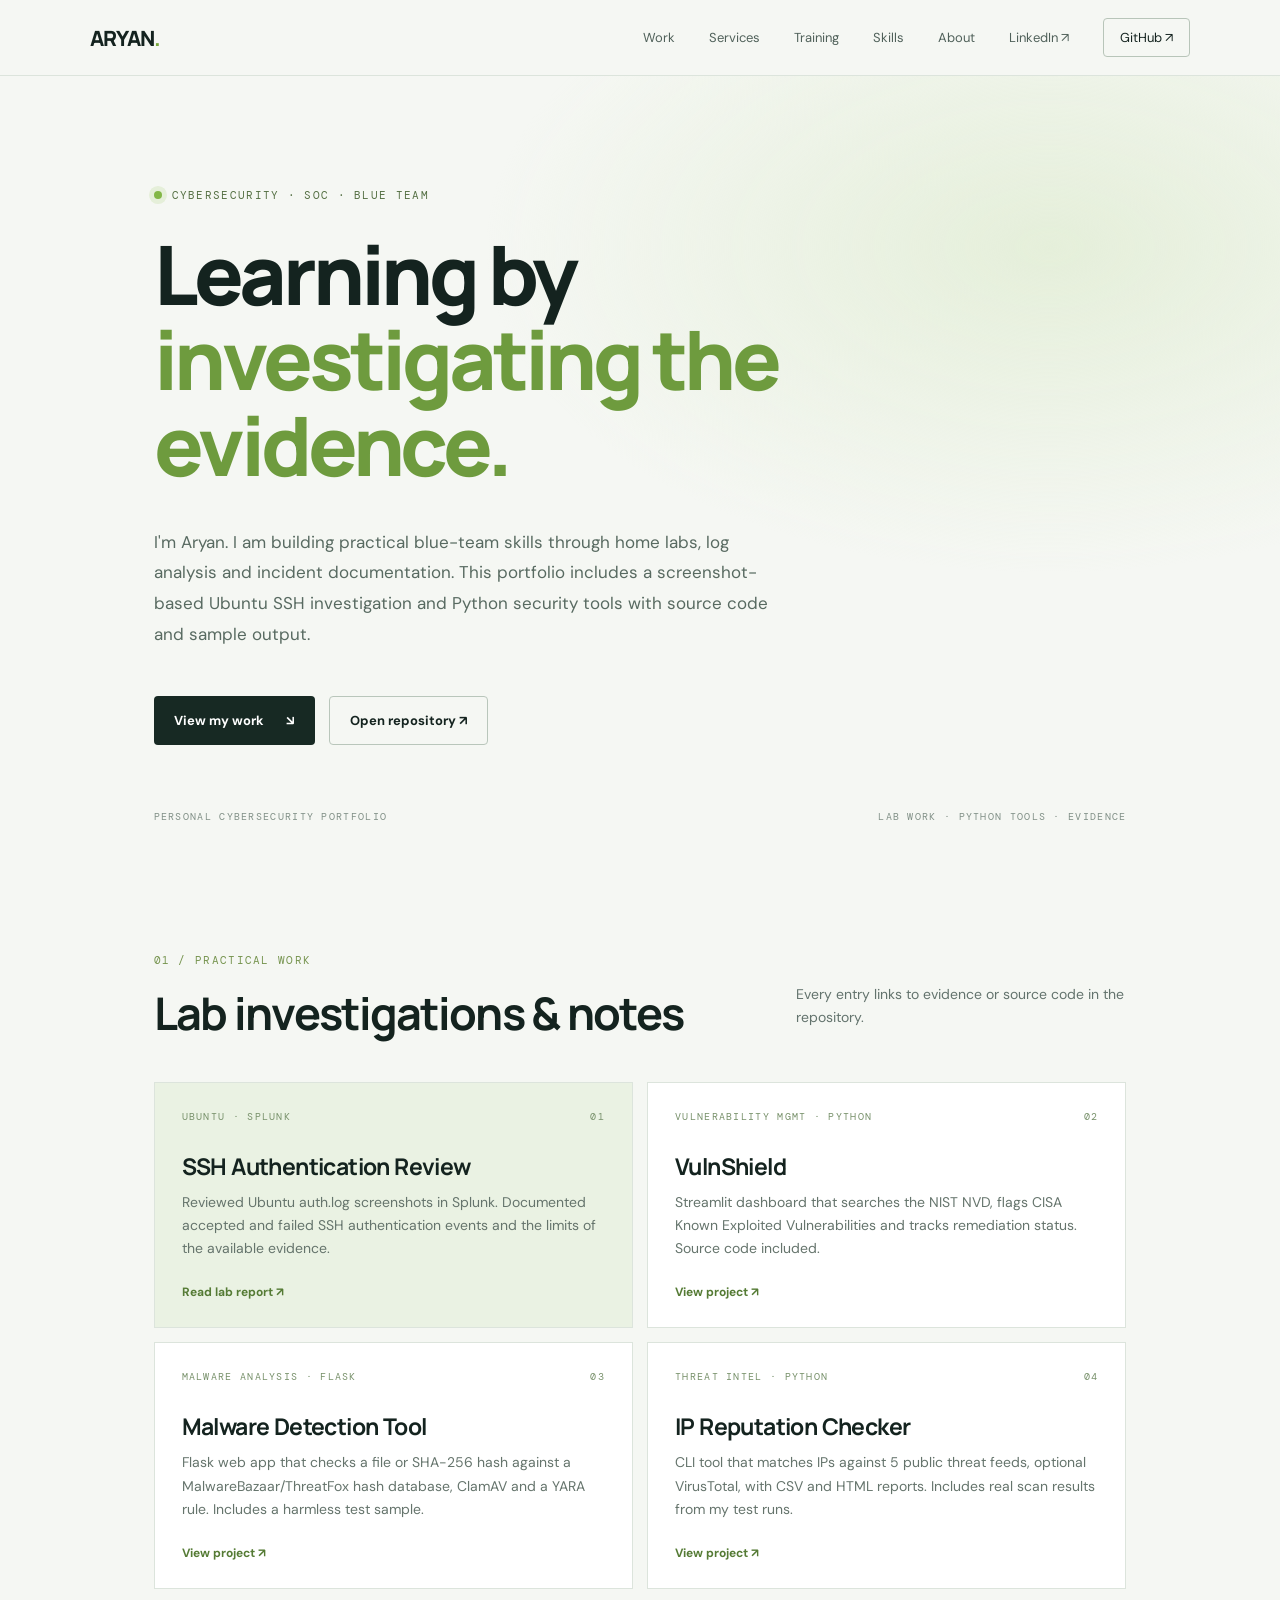
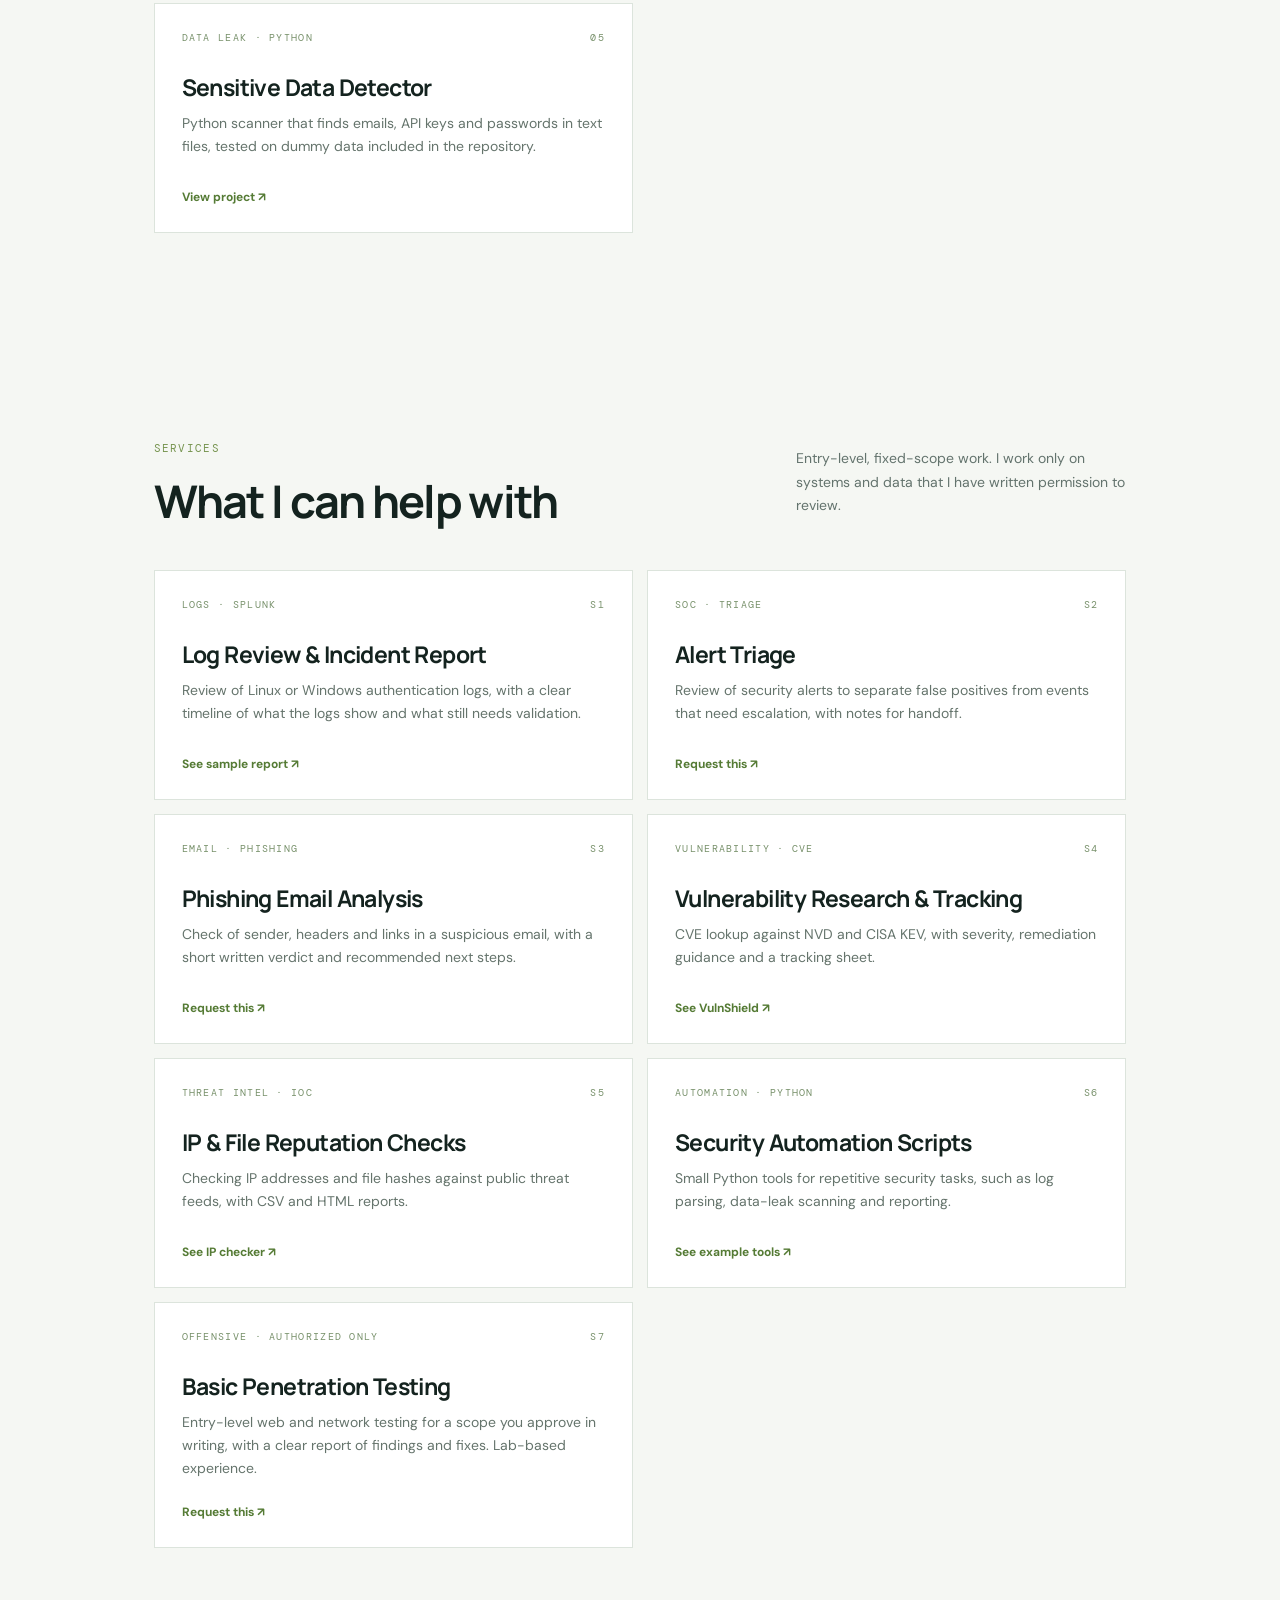
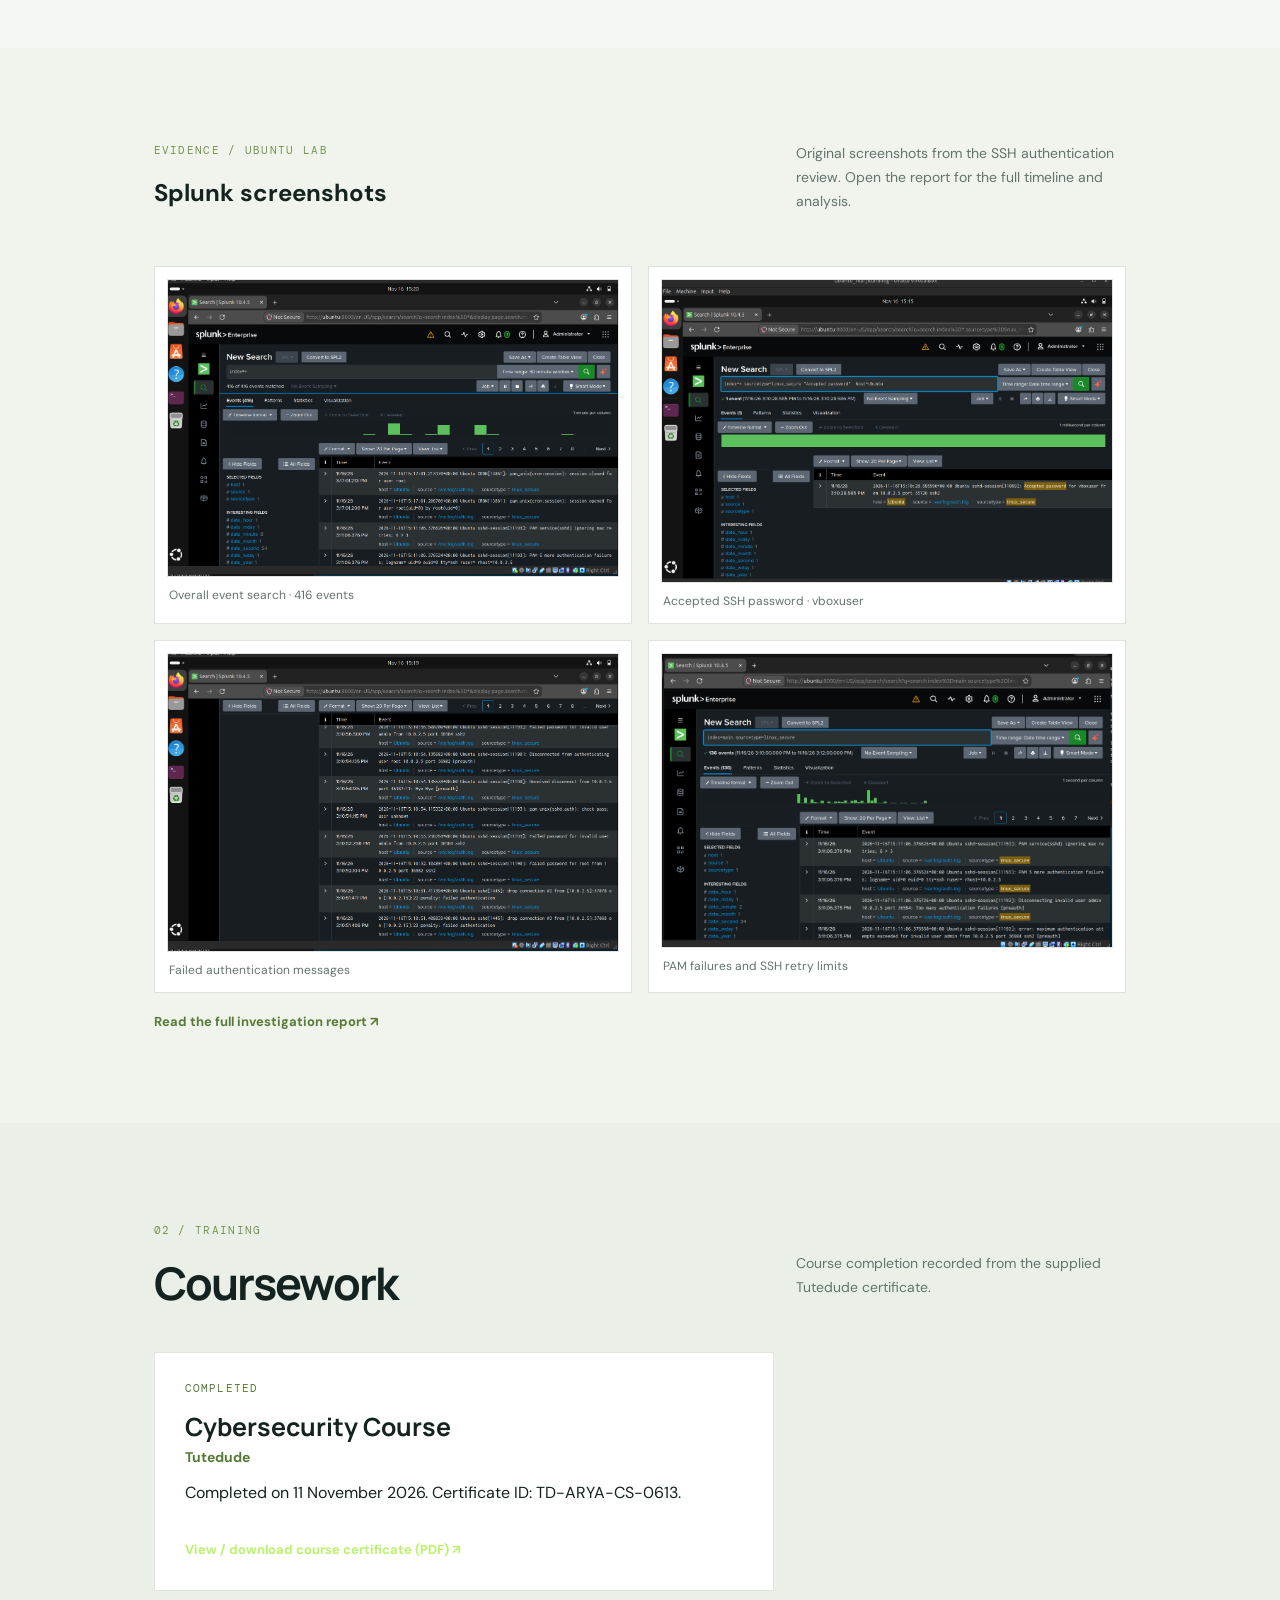
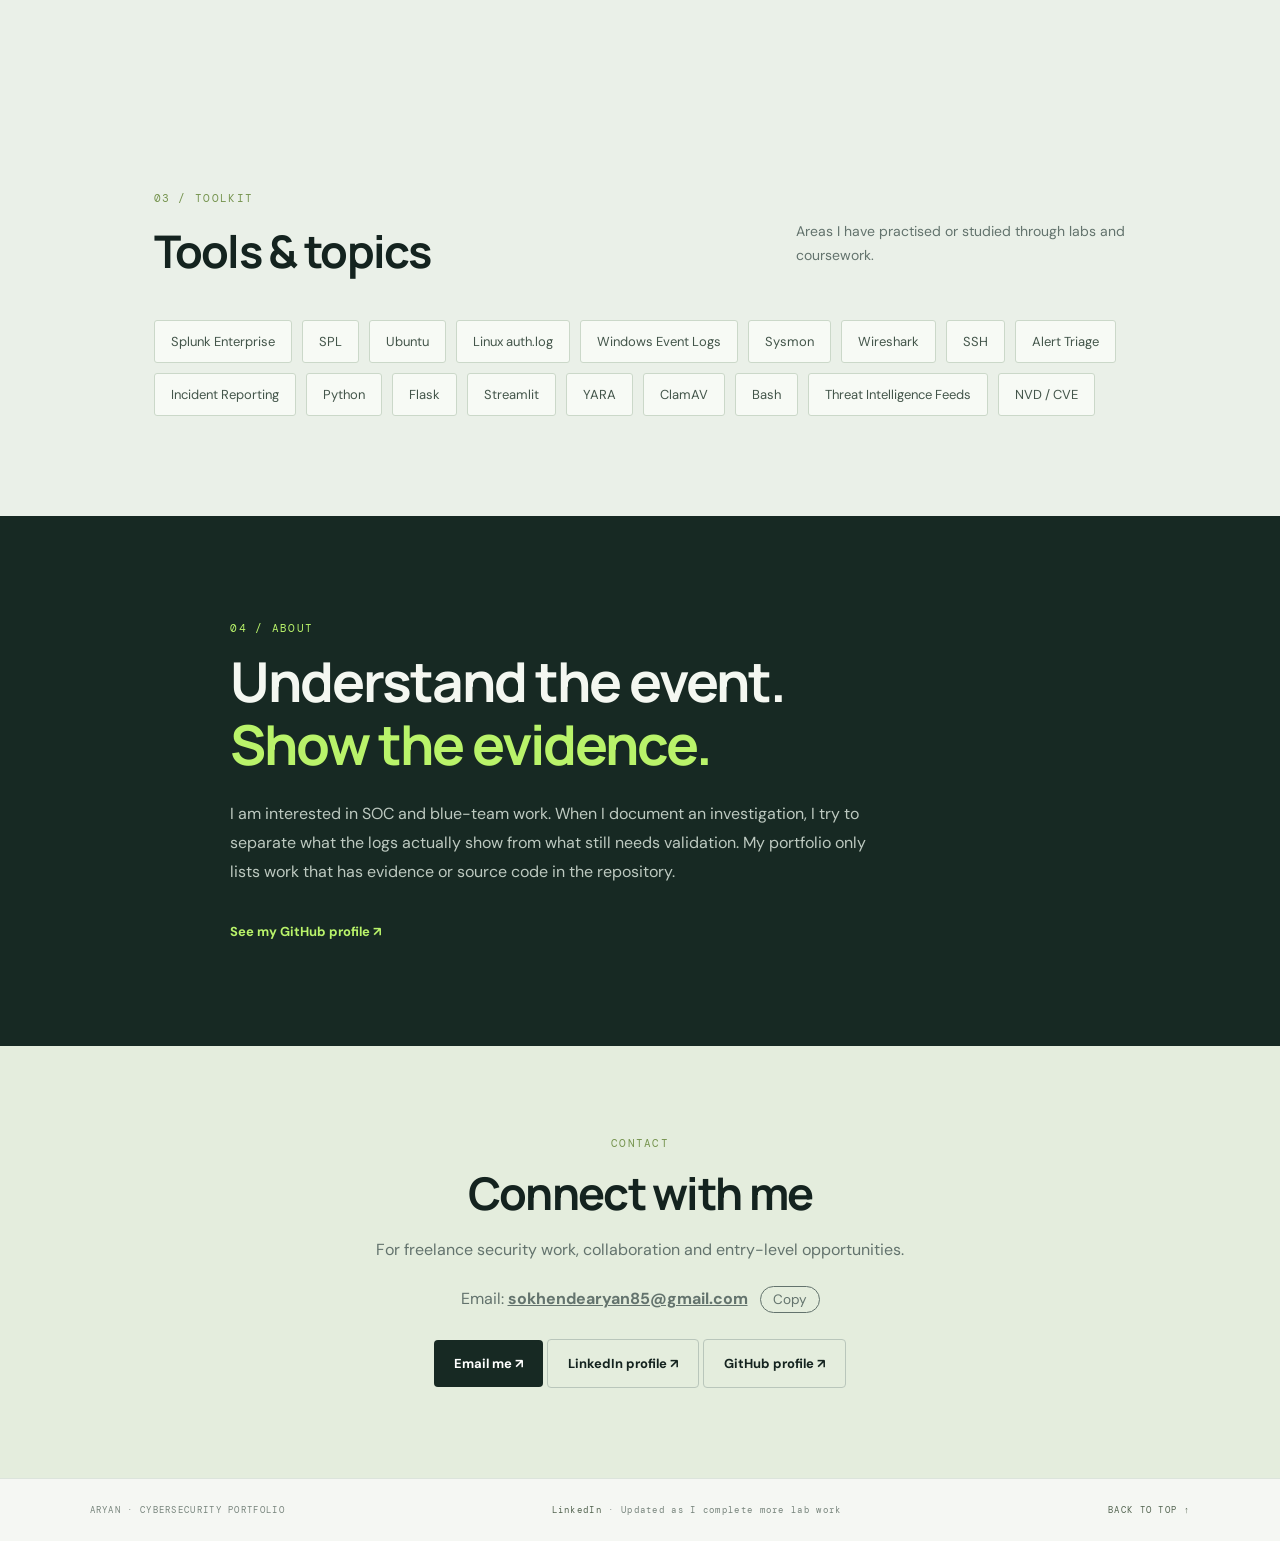
<file: index.html>
<!doctype html>
<html lang="en">
<head>
  <meta charset="utf-8">
  <meta name="viewport" content="width=device-width, initial-scale=1">
  <meta name="description" content="Aryan's cybersecurity portfolio: SOC lab investigations, Splunk, Ubuntu authentication logs and Python security tools.">
  <title>Aryan | Cybersecurity & SOC Portfolio</title>
  <link rel="stylesheet" href="styles.css">
  <style>
    .email-line{color:inherit}
    .email-line strong{color:inherit;font-weight:700;text-decoration:underline;word-break:break-all}
    .copy-email{margin-left:8px;padding:4px 12px;border-radius:999px;border:1px solid currentColor;background:transparent;color:inherit;font:inherit;font-size:.85em;cursor:pointer}
  </style>
</head>
<body>
  <header class="topbar">
    <a class="brand" href="#home">ARYAN<span>.</span></a>
    <nav aria-label="Main navigation">
      <a href="#work">Work</a>
      <a href="#services">Services</a>
      <a href="#training">Training</a>
      <a href="#skills">Skills</a>
      <a href="#about">About</a>
      <a href="https://www.linkedin.com/in/aryan-sokhende-980186368/" target="_blank" rel="noopener noreferrer">LinkedIn ↗</a>
      <a class="nav-cta" href="https://github.com/sokhendearyan85-crypto">GitHub ↗</a>
    </nav>
  </header>
  <main>
    <section class="hero" id="home">
      <div class="eyebrow"><span class="pulse"></span> CYBERSECURITY · SOC · BLUE TEAM</div>
      <h1>Learning by<br><em>investigating the evidence.</em></h1>
      <p class="intro">I'm Aryan. I am building practical blue-team skills through home labs, log analysis and incident documentation. This portfolio includes a screenshot-based Ubuntu SSH investigation and Python security tools with source code and sample output.</p>
      <div class="actions">
        <a class="button primary" href="#work">View my work <span>↘</span></a>
        <a class="button secondary" href="https://github.com/sokhendearyan85-crypto/SOC-Analyst-Portfolio">Open repository ↗</a>
      </div>
      <div class="hero-foot"><span>PERSONAL CYBERSECURITY PORTFOLIO</span><span>LAB WORK · PYTHON TOOLS · EVIDENCE</span></div>
    </section>

    <section class="section" id="work">
      <div class="section-head"><div><div class="kicker">01 / PRACTICAL WORK</div><h2>Lab investigations & notes</h2></div><p>Every entry links to evidence or source code in the repository.</p></div>
      <div class="project-grid">
        <a class="project featured" href="https://github.com/sokhendearyan85-crypto/SOC-Analyst-Portfolio/blob/main/incident-reports/ubuntu-ssh-authentication-review.md">
          <div class="project-meta"><span>UBUNTU · SPLUNK</span><span>01</span></div>
          <h3>SSH Authentication Review</h3>
          <p>Reviewed Ubuntu auth.log screenshots in Splunk. Documented accepted and failed SSH authentication events and the limits of the available evidence.</p>
          <span class="project-link">Read lab report ↗</span>
        </a>
        <a class="project" href="https://github.com/sokhendearyan85-crypto/SOC-Analyst-Portfolio/tree/main/vulnshield">
          <div class="project-meta"><span>VULNERABILITY MGMT · PYTHON</span><span>02</span></div>
          <h3>VulnShield</h3>
          <p>Streamlit dashboard that searches the NIST NVD, flags CISA Known Exploited Vulnerabilities and tracks remediation status. Source code included.</p>
          <span class="project-link">View project ↗</span>
        </a>
        <a class="project" href="https://github.com/sokhendearyan85-crypto/SOC-Analyst-Portfolio/tree/main/malware-detection-tool">
          <div class="project-meta"><span>MALWARE ANALYSIS · FLASK</span><span>03</span></div>
          <h3>Malware Detection Tool</h3>
          <p>Flask web app that checks a file or SHA-256 hash against a MalwareBazaar/ThreatFox hash database, ClamAV and a YARA rule. Includes a harmless test sample.</p>
          <span class="project-link">View project ↗</span>
        </a>
        <a class="project" href="https://github.com/sokhendearyan85-crypto/SOC-Analyst-Portfolio/tree/main/ip-reputation-checker">
          <div class="project-meta"><span>THREAT INTEL · PYTHON</span><span>04</span></div>
          <h3>IP Reputation Checker</h3>
          <p>CLI tool that matches IPs against 5 public threat feeds, optional VirusTotal, with CSV and HTML reports. Includes real scan results from my test runs.</p>
          <span class="project-link">View project ↗</span>
        </a>
        <a class="project" href="https://github.com/sokhendearyan85-crypto/SOC-Analyst-Portfolio/tree/main/sensitive-data-detector">
          <div class="project-meta"><span>DATA LEAK · PYTHON</span><span>05</span></div>
          <h3>Sensitive Data Detector</h3>
          <p>Python scanner that finds emails, API keys and passwords in text files, tested on dummy data included in the repository.</p>
          <span class="project-link">View project ↗</span>
        </a>
      </div>
    </section>


    <section class="section" id="services">
      <div class="section-head"><div><div class="kicker">SERVICES</div><h2>What I can help with</h2></div><p>Entry-level, fixed-scope work. I work only on systems and data that I have written permission to review.</p></div>
      <div class="project-grid">
        <a class="project" href="https://github.com/sokhendearyan85-crypto/SOC-Analyst-Portfolio/blob/main/incident-reports/ubuntu-ssh-authentication-review.md">
          <div class="project-meta"><span>LOGS · SPLUNK</span><span>S1</span></div>
          <h3>Log Review & Incident Report</h3>
          <p>Review of Linux or Windows authentication logs, with a clear timeline of what the logs show and what still needs validation.</p>
          <span class="project-link">See sample report ↗</span>
        </a>
        <a class="project" href="https://mail.google.com/mail/?view=cm&fs=1&to=sokhendearyan85@gmail.com&su=Alert%20triage%20request" target="_blank" rel="noopener noreferrer">
          <div class="project-meta"><span>SOC · TRIAGE</span><span>S2</span></div>
          <h3>Alert Triage</h3>
          <p>Review of security alerts to separate false positives from events that need escalation, with notes for handoff.</p>
          <span class="project-link">Request this ↗</span>
        </a>
        <a class="project" href="https://mail.google.com/mail/?view=cm&fs=1&to=sokhendearyan85@gmail.com&su=Phishing%20email%20analysis%20request" target="_blank" rel="noopener noreferrer">
          <div class="project-meta"><span>EMAIL · PHISHING</span><span>S3</span></div>
          <h3>Phishing Email Analysis</h3>
          <p>Check of sender, headers and links in a suspicious email, with a short written verdict and recommended next steps.</p>
          <span class="project-link">Request this ↗</span>
        </a>
        <a class="project" href="https://github.com/sokhendearyan85-crypto/SOC-Analyst-Portfolio/tree/main/vulnshield">
          <div class="project-meta"><span>VULNERABILITY · CVE</span><span>S4</span></div>
          <h3>Vulnerability Research & Tracking</h3>
          <p>CVE lookup against NVD and CISA KEV, with severity, remediation guidance and a tracking sheet.</p>
          <span class="project-link">See VulnShield ↗</span>
        </a>
        <a class="project" href="https://github.com/sokhendearyan85-crypto/SOC-Analyst-Portfolio/tree/main/ip-reputation-checker">
          <div class="project-meta"><span>THREAT INTEL · IOC</span><span>S5</span></div>
          <h3>IP & File Reputation Checks</h3>
          <p>Checking IP addresses and file hashes against public threat feeds, with CSV and HTML reports.</p>
          <span class="project-link">See IP checker ↗</span>
        </a>
        <a class="project" href="https://github.com/sokhendearyan85-crypto/SOC-Analyst-Portfolio/tree/main/malware-detection-tool">
          <div class="project-meta"><span>AUTOMATION · PYTHON</span><span>S6</span></div>
          <h3>Security Automation Scripts</h3>
          <p>Small Python tools for repetitive security tasks, such as log parsing, data-leak scanning and reporting.</p>
          <span class="project-link">See example tools ↗</span>
        </a>
        <a class="project" href="https://mail.google.com/mail/?view=cm&fs=1&to=sokhendearyan85@gmail.com&su=Penetration%20testing%20request" target="_blank" rel="noopener noreferrer">
          <div class="project-meta"><span>OFFENSIVE · AUTHORIZED ONLY</span><span>S7</span></div>
          <h3>Basic Penetration Testing</h3>
          <p>Entry-level web and network testing for a scope you approve in writing, with a clear report of findings and fixes. Lab-based experience.</p>
          <span class="project-link">Request this ↗</span>
        </a>
      </div>
    </section>

    <section class="evidence-section">
      <div class="section-head"><div><div class="kicker">EVIDENCE / UBUNTU LAB</div><h2>Splunk screenshots</h2></div><p>Original screenshots from the SSH authentication review. Open the report for the full timeline and analysis.</p></div>
      <div class="evidence-grid">
        <figure><img src="incident-reports/Accepted%281%29.png" alt="Splunk search showing 416 matching Ubuntu authentication events"><figcaption>Overall event search · 416 events</figcaption></figure>
        <figure><img src="incident-reports/Accepted_Pass.png" alt="Splunk result showing accepted SSH password for vboxuser"><figcaption>Accepted SSH password · vboxuser</figcaption></figure>
        <figure><img src="incident-reports/Rejected%281%29.png" alt="Splunk events showing failed SSH authentication attempts"><figcaption>Failed authentication messages</figcaption></figure>
        <figure><img src="incident-reports/Rejected_Pass.png" alt="Splunk results showing PAM failures and SSH retry-limit messages"><figcaption>PAM failures and SSH retry limits</figcaption></figure>
      </div>
      <p class="evidence-note"><a href="https://github.com/sokhendearyan85-crypto/SOC-Analyst-Portfolio/blob/main/incident-reports/ubuntu-ssh-authentication-review.md">Read the full investigation report ↗</a></p>
    </section>

    <section class="skills-section" id="training">
      <div class="section-head"><div><div class="kicker">02 / TRAINING</div><h2>Coursework</h2></div><p>Course completion recorded from the supplied Tutedude certificate.</p></div>
      <div class="training-card">
        <div class="training-label">COMPLETED</div>
        <h3>Cybersecurity Course</h3>
        <p class="training-provider">Tutedude</p>
        <p>Completed on 11 November 2026. Certificate ID: TD-ARYA-CS-0613.</p>
        <p><a class="text-link" href="training/certificate_TD-ARYA-CS-0613.pdf">View / download course certificate (PDF) ↗</a></p>
      </div>
    </section>

    <section class="skills-section" id="skills">
      <div class="section-head"><div><div class="kicker">03 / TOOLKIT</div><h2>Tools & topics</h2></div><p>Areas I have practised or studied through labs and coursework.</p></div>
      <div class="skill-list"><span>Splunk Enterprise</span><span>SPL</span><span>Ubuntu</span><span>Linux auth.log</span><span>Windows Event Logs</span><span>Sysmon</span><span>Wireshark</span><span>SSH</span><span>Alert Triage</span><span>Incident Reporting</span><span>Python</span><span>Flask</span><span>Streamlit</span><span>YARA</span><span>ClamAV</span><span>Bash</span><span>Threat Intelligence Feeds</span><span>NVD / CVE</span></div>
    </section>

    <section class="about" id="about">
      <div class="kicker">04 / ABOUT</div>
      <h2>Understand the event.<br><em>Show the evidence.</em></h2>
      <p>I am interested in SOC and blue-team work. When I document an investigation, I try to separate what the logs actually show from what still needs validation. My portfolio only lists work that has evidence or source code in the repository.</p>
      <a class="text-link" href="https://github.com/sokhendearyan85-crypto">See my GitHub profile ↗</a>
    </section>
    <section class="contact">
      <div class="kicker">CONTACT</div>
      <h2>Connect with me</h2>
      <p>For freelance security work, collaboration and entry-level opportunities.</p>
      <p class="email-line">Email: <strong id="email-text">sokhendearyan85@gmail.com</strong> <button type="button" class="copy-email" id="copy-email">Copy</button></p>
      <a class="button primary" href="https://mail.google.com/mail/?view=cm&fs=1&to=sokhendearyan85@gmail.com" target="_blank" rel="noopener noreferrer">Email me ↗</a>
      <a class="button secondary" href="https://www.linkedin.com/in/aryan-sokhende-980186368/" target="_blank" rel="noopener noreferrer">LinkedIn profile ↗</a>
      <a class="button secondary" href="https://github.com/sokhendearyan85-crypto">GitHub profile ↗</a>
    </section>
  </main>
  <footer><span>ARYAN · CYBERSECURITY PORTFOLIO</span><span><a href="https://www.linkedin.com/in/aryan-sokhende-980186368/" target="_blank" rel="noopener noreferrer">LinkedIn</a> · Updated as I complete more lab work</span><a href="#home">BACK TO TOP ↑</a></footer>
  <script>
    (function(){var b=document.getElementById('copy-email');if(!b)return;
      b.addEventListener('click',function(){
        var t=document.getElementById('email-text').textContent.trim();
        function done(){b.textContent='Copied ✓';setTimeout(function(){b.textContent='Copy';},2000);}
        try{navigator.clipboard.writeText(t).then(done,function(){window.prompt('Copy this email:',t);});}
        catch(e){window.prompt('Copy this email:',t);}
      });})();
  </script>
</body>
</html>
</file>
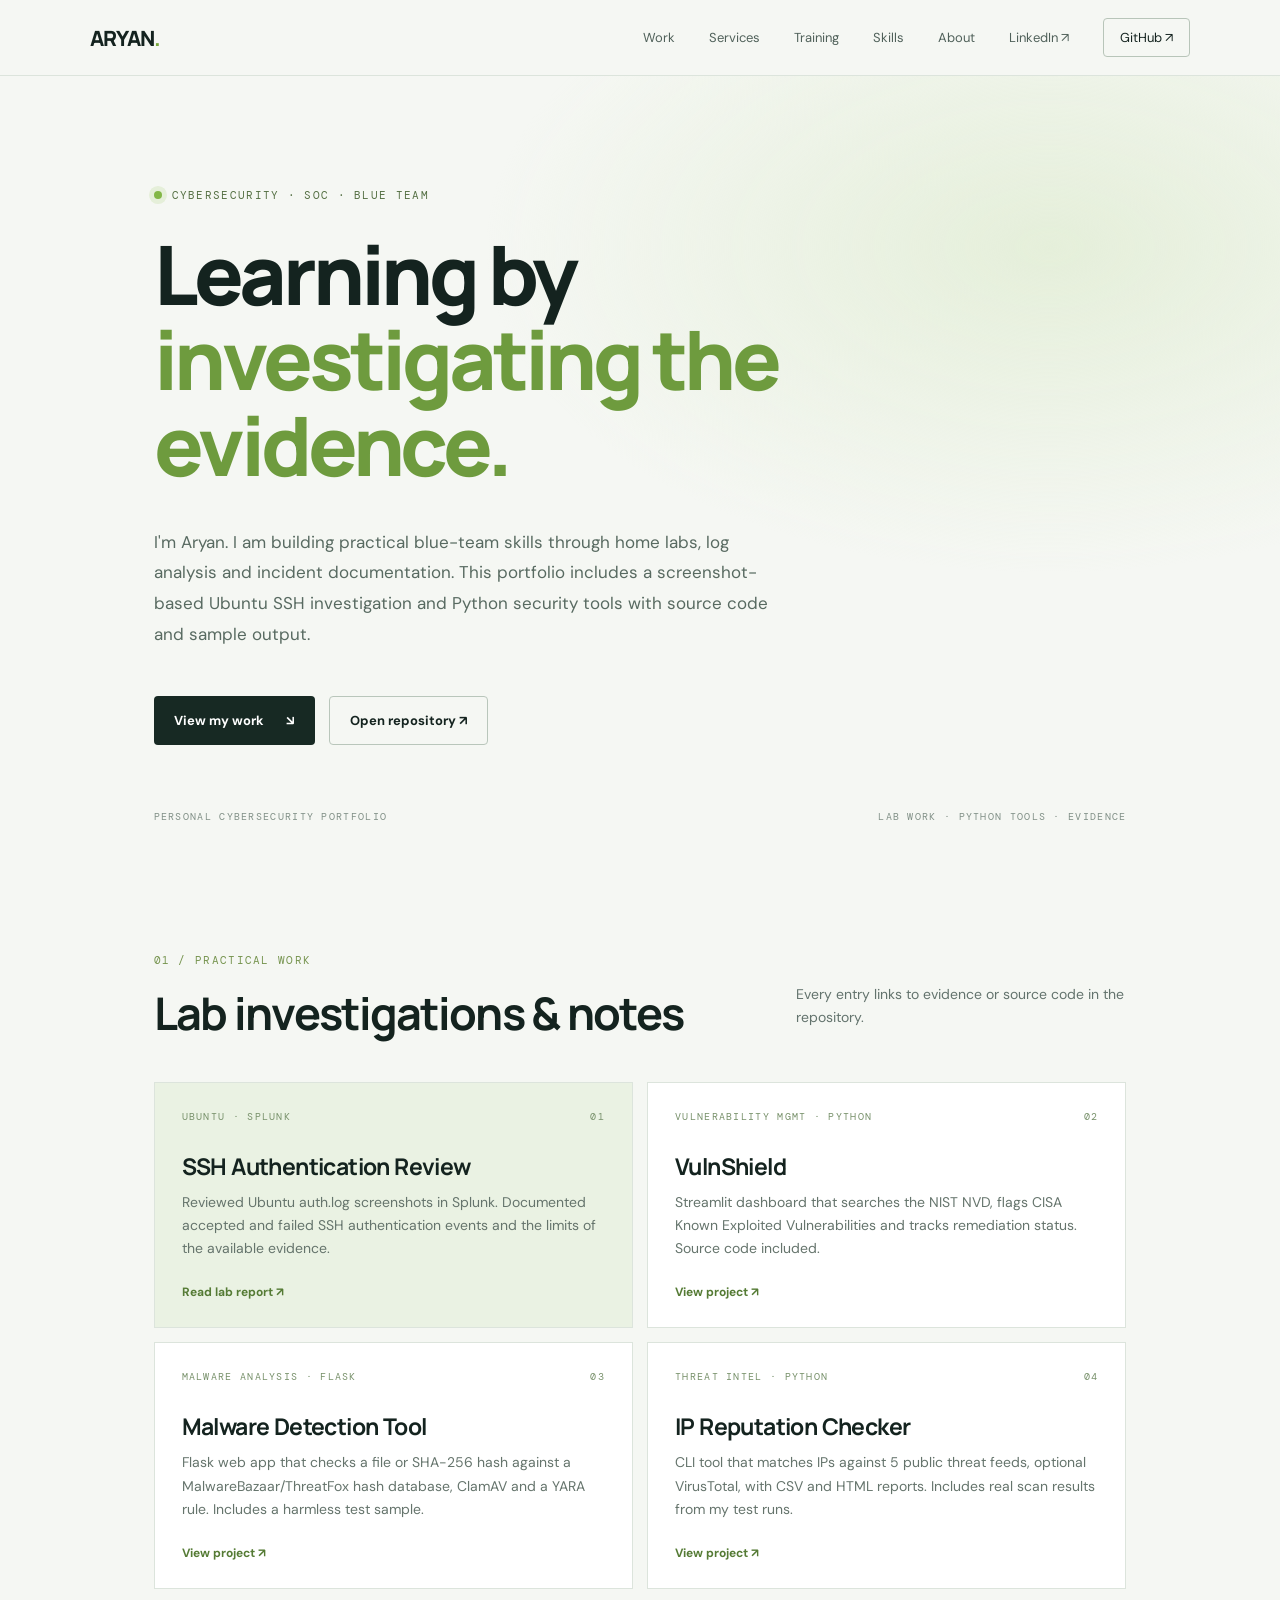
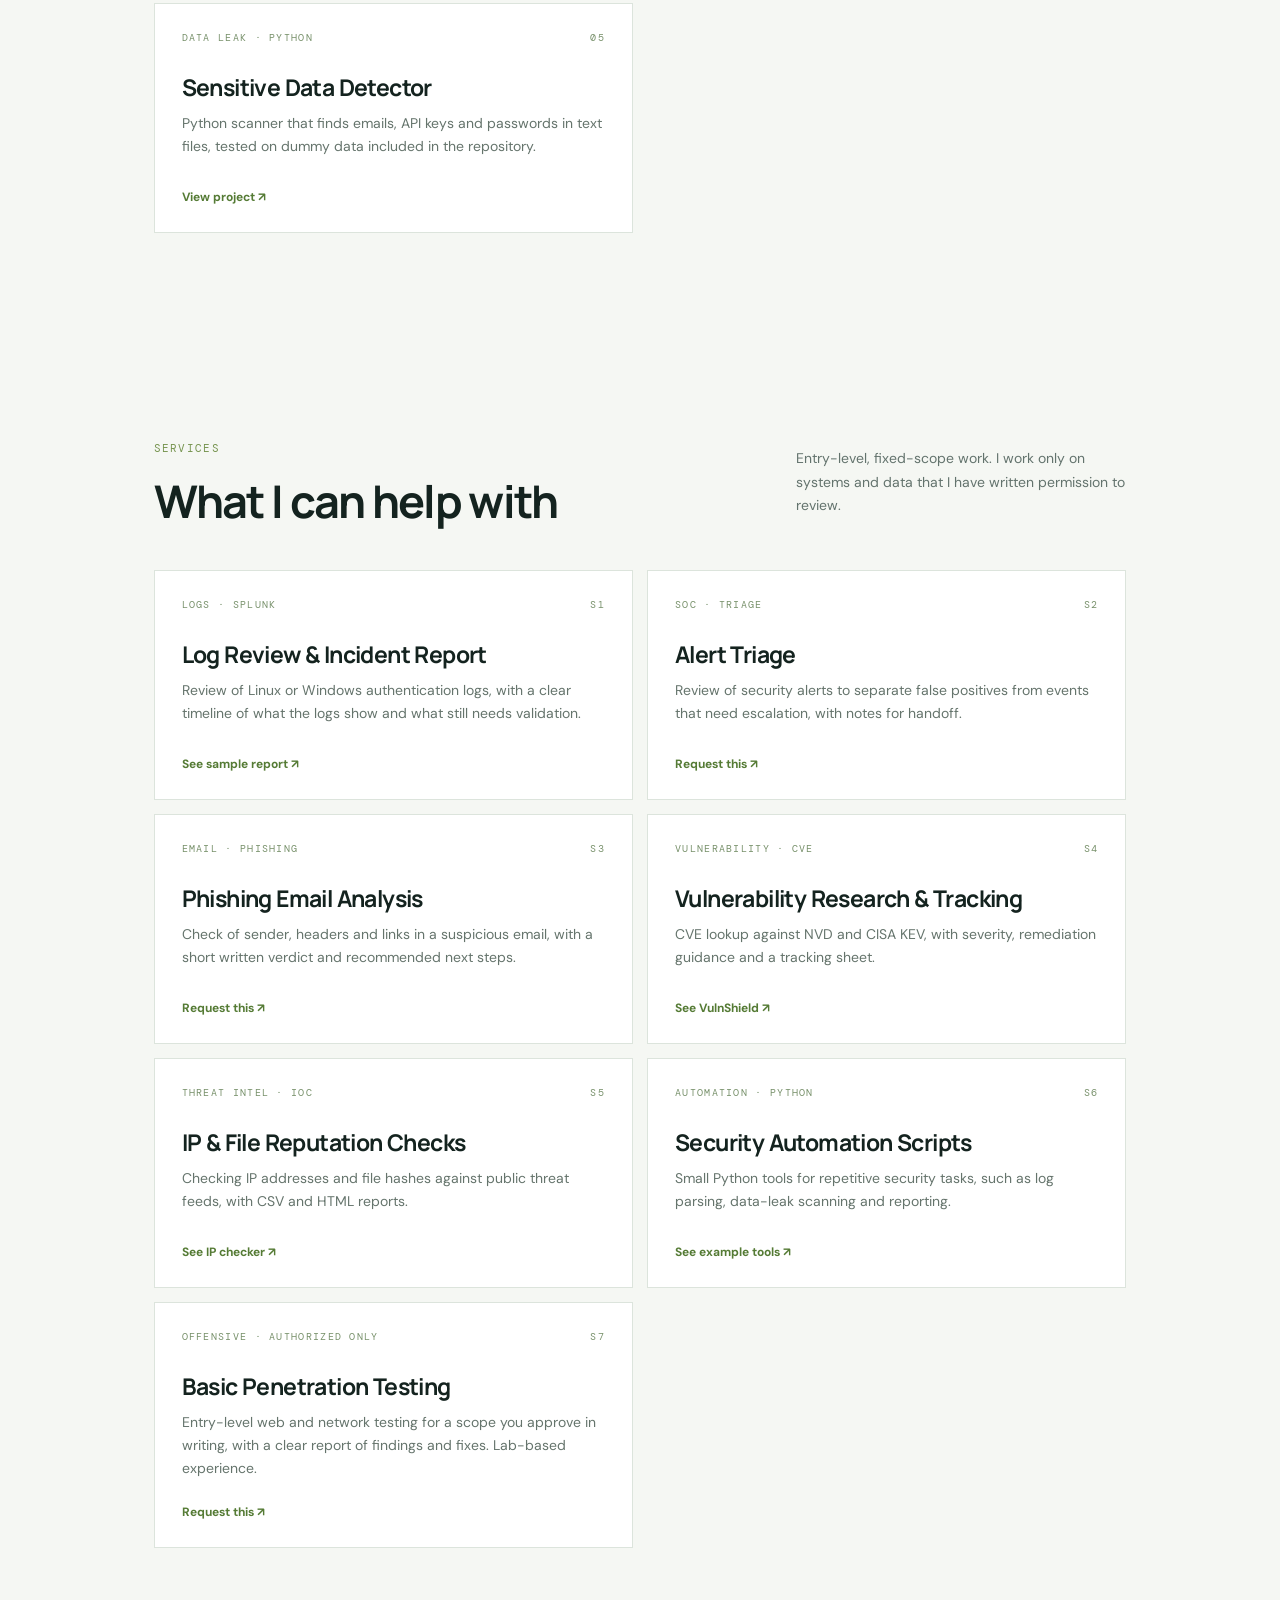
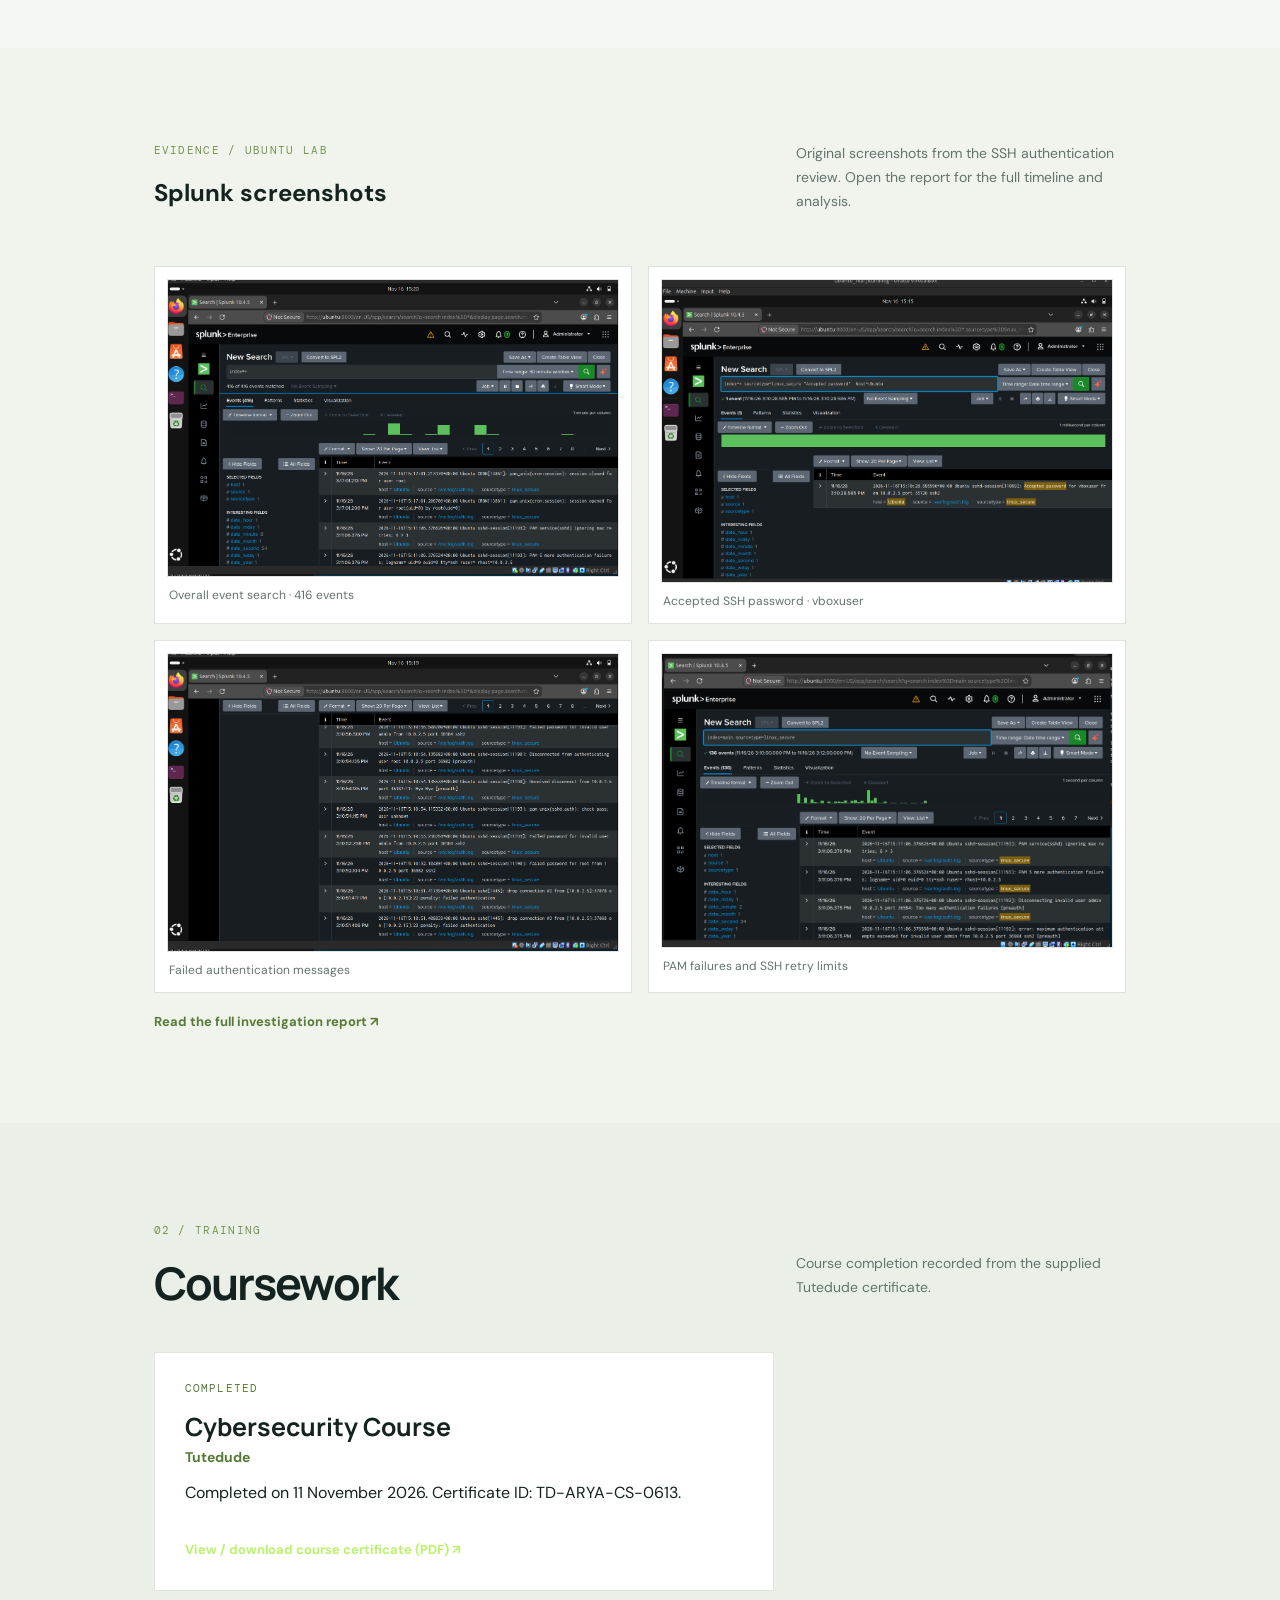
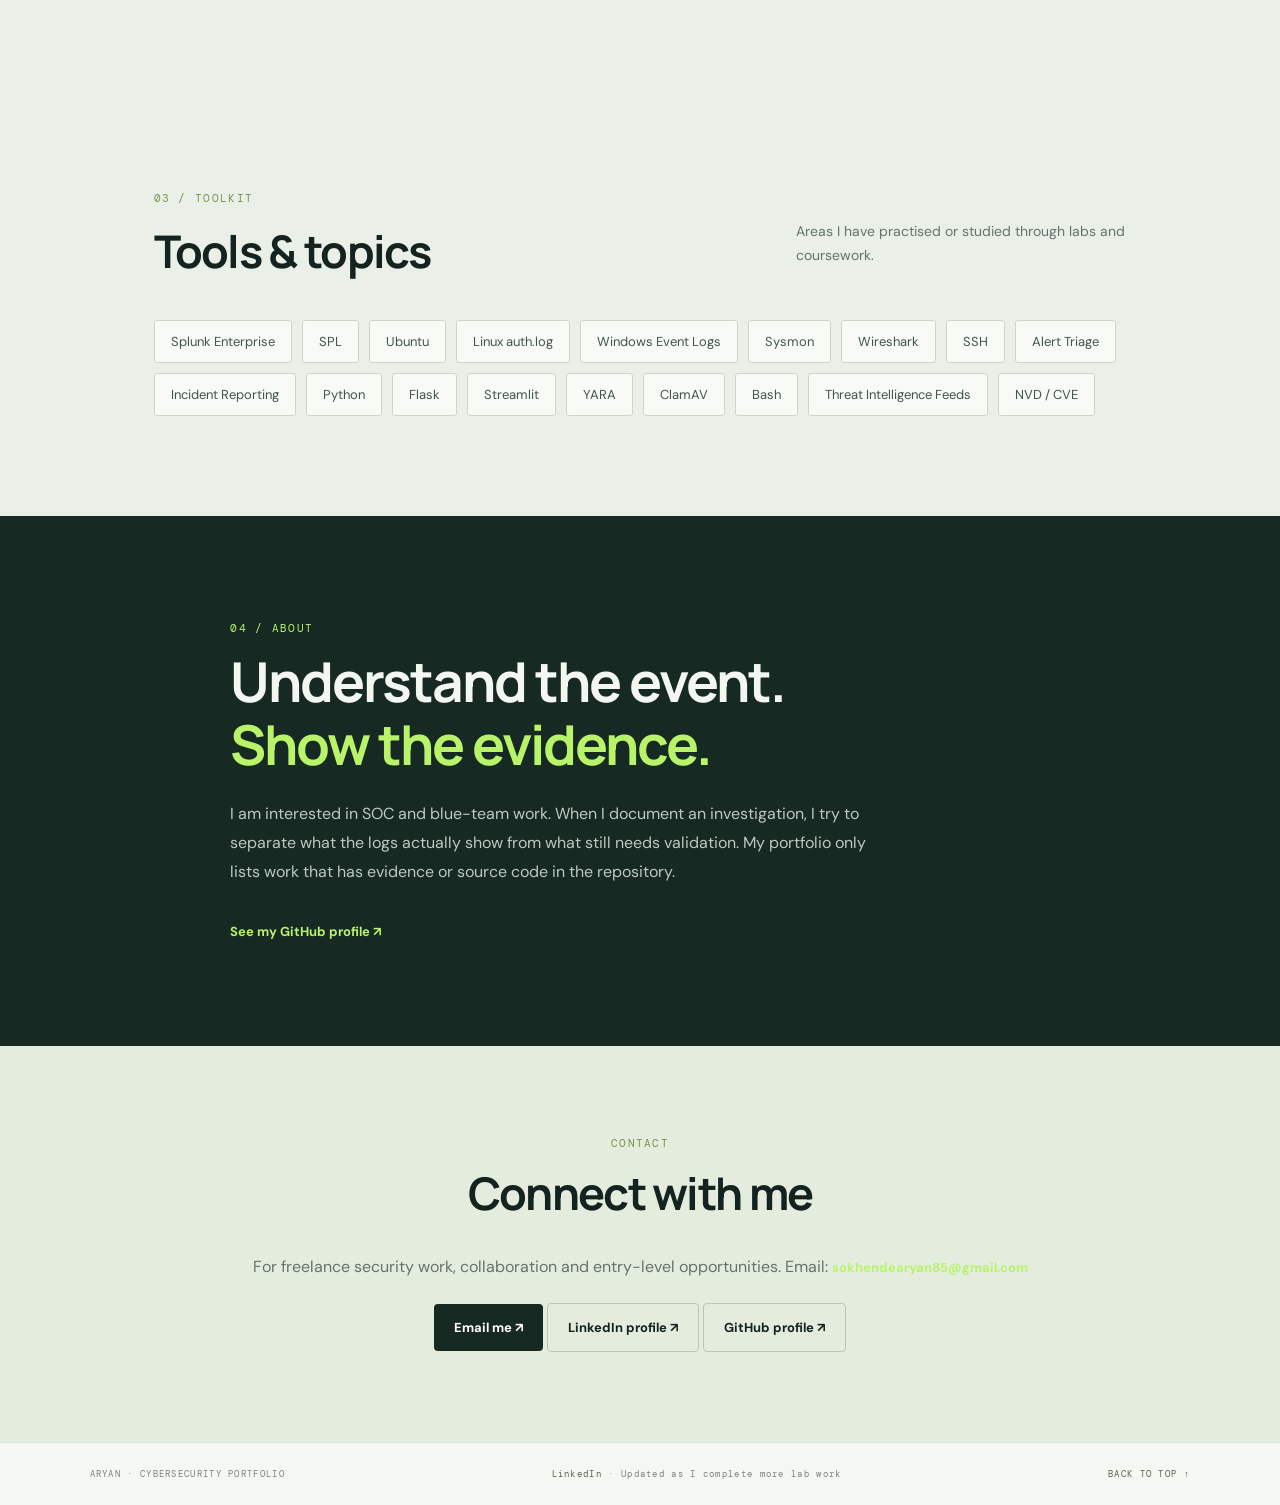
<file: index (2).html>
<!doctype html>
<html lang="en">
<head>
  <meta charset="utf-8">
  <meta name="viewport" content="width=device-width, initial-scale=1">
  <meta name="description" content="Aryan's cybersecurity portfolio: SOC lab investigations, Splunk, Ubuntu authentication logs and Python security tools.">
  <title>Aryan | Cybersecurity & SOC Portfolio</title>
  <link rel="stylesheet" href="styles.css">
</head>
<body>
  <header class="topbar">
    <a class="brand" href="#home">ARYAN<span>.</span></a>
    <nav aria-label="Main navigation">
      <a href="#work">Work</a>
      <a href="#services">Services</a>
      <a href="#training">Training</a>
      <a href="#skills">Skills</a>
      <a href="#about">About</a>
      <a href="https://www.linkedin.com/in/aryan-sokhende-980186368/" target="_blank" rel="noopener noreferrer">LinkedIn ↗</a>
      <a class="nav-cta" href="https://github.com/sokhendearyan85-crypto">GitHub ↗</a>
    </nav>
  </header>
  <main>
    <section class="hero" id="home">
      <div class="eyebrow"><span class="pulse"></span> CYBERSECURITY · SOC · BLUE TEAM</div>
      <h1>Learning by<br><em>investigating the evidence.</em></h1>
      <p class="intro">I'm Aryan. I am building practical blue-team skills through home labs, log analysis and incident documentation. This portfolio includes a screenshot-based Ubuntu SSH investigation and Python security tools with source code and sample output.</p>
      <div class="actions">
        <a class="button primary" href="#work">View my work <span>↘</span></a>
        <a class="button secondary" href="https://github.com/sokhendearyan85-crypto/SOC-Analyst-Portfolio">Open repository ↗</a>
      </div>
      <div class="hero-foot"><span>PERSONAL CYBERSECURITY PORTFOLIO</span><span>LAB WORK · PYTHON TOOLS · EVIDENCE</span></div>
    </section>

    <section class="section" id="work">
      <div class="section-head"><div><div class="kicker">01 / PRACTICAL WORK</div><h2>Lab investigations & notes</h2></div><p>Every entry links to evidence or source code in the repository.</p></div>
      <div class="project-grid">
        <a class="project featured" href="https://github.com/sokhendearyan85-crypto/SOC-Analyst-Portfolio/blob/main/incident-reports/ubuntu-ssh-authentication-review.md">
          <div class="project-meta"><span>UBUNTU · SPLUNK</span><span>01</span></div>
          <h3>SSH Authentication Review</h3>
          <p>Reviewed Ubuntu auth.log screenshots in Splunk. Documented accepted and failed SSH authentication events and the limits of the available evidence.</p>
          <span class="project-link">Read lab report ↗</span>
        </a>
        <a class="project" href="https://github.com/sokhendearyan85-crypto/SOC-Analyst-Portfolio/tree/main/vulnshield">
          <div class="project-meta"><span>VULNERABILITY MGMT · PYTHON</span><span>02</span></div>
          <h3>VulnShield</h3>
          <p>Streamlit dashboard that searches the NIST NVD, flags CISA Known Exploited Vulnerabilities and tracks remediation status. Source code included.</p>
          <span class="project-link">View project ↗</span>
        </a>
        <a class="project" href="https://github.com/sokhendearyan85-crypto/SOC-Analyst-Portfolio/tree/main/malware-detection-tool">
          <div class="project-meta"><span>MALWARE ANALYSIS · FLASK</span><span>03</span></div>
          <h3>Malware Detection Tool</h3>
          <p>Flask web app that checks a file or SHA-256 hash against a MalwareBazaar/ThreatFox hash database, ClamAV and a YARA rule. Includes a harmless test sample.</p>
          <span class="project-link">View project ↗</span>
        </a>
        <a class="project" href="https://github.com/sokhendearyan85-crypto/SOC-Analyst-Portfolio/tree/main/ip-reputation-checker">
          <div class="project-meta"><span>THREAT INTEL · PYTHON</span><span>04</span></div>
          <h3>IP Reputation Checker</h3>
          <p>CLI tool that matches IPs against 5 public threat feeds, optional VirusTotal, with CSV and HTML reports. Includes real scan results from my test runs.</p>
          <span class="project-link">View project ↗</span>
        </a>
        <a class="project" href="https://github.com/sokhendearyan85-crypto/SOC-Analyst-Portfolio/tree/main/sensitive-data-detector">
          <div class="project-meta"><span>DATA LEAK · PYTHON</span><span>05</span></div>
          <h3>Sensitive Data Detector</h3>
          <p>Python scanner that finds emails, API keys and passwords in text files, tested on dummy data included in the repository.</p>
          <span class="project-link">View project ↗</span>
        </a>
      </div>
    </section>


    <section class="section" id="services">
      <div class="section-head"><div><div class="kicker">SERVICES</div><h2>What I can help with</h2></div><p>Entry-level, fixed-scope work. I work only on systems and data that I have written permission to review.</p></div>
      <div class="project-grid">
        <a class="project" href="https://github.com/sokhendearyan85-crypto/SOC-Analyst-Portfolio/blob/main/incident-reports/ubuntu-ssh-authentication-review.md">
          <div class="project-meta"><span>LOGS · SPLUNK</span><span>S1</span></div>
          <h3>Log Review & Incident Report</h3>
          <p>Review of Linux or Windows authentication logs, with a clear timeline of what the logs show and what still needs validation.</p>
          <span class="project-link">See sample report ↗</span>
        </a>
        <a class="project" href="mailto:sokhendearyan85@gmail.com?subject=Alert%20triage%20request">
          <div class="project-meta"><span>SOC · TRIAGE</span><span>S2</span></div>
          <h3>Alert Triage</h3>
          <p>Review of security alerts to separate false positives from events that need escalation, with notes for handoff.</p>
          <span class="project-link">Request this ↗</span>
        </a>
        <a class="project" href="mailto:sokhendearyan85@gmail.com?subject=Phishing%20email%20analysis%20request">
          <div class="project-meta"><span>EMAIL · PHISHING</span><span>S3</span></div>
          <h3>Phishing Email Analysis</h3>
          <p>Check of sender, headers and links in a suspicious email, with a short written verdict and recommended next steps.</p>
          <span class="project-link">Request this ↗</span>
        </a>
        <a class="project" href="https://github.com/sokhendearyan85-crypto/SOC-Analyst-Portfolio/tree/main/vulnshield">
          <div class="project-meta"><span>VULNERABILITY · CVE</span><span>S4</span></div>
          <h3>Vulnerability Research & Tracking</h3>
          <p>CVE lookup against NVD and CISA KEV, with severity, remediation guidance and a tracking sheet.</p>
          <span class="project-link">See VulnShield ↗</span>
        </a>
        <a class="project" href="https://github.com/sokhendearyan85-crypto/SOC-Analyst-Portfolio/tree/main/ip-reputation-checker">
          <div class="project-meta"><span>THREAT INTEL · IOC</span><span>S5</span></div>
          <h3>IP & File Reputation Checks</h3>
          <p>Checking IP addresses and file hashes against public threat feeds, with CSV and HTML reports.</p>
          <span class="project-link">See IP checker ↗</span>
        </a>
        <a class="project" href="https://github.com/sokhendearyan85-crypto/SOC-Analyst-Portfolio/tree/main/malware-detection-tool">
          <div class="project-meta"><span>AUTOMATION · PYTHON</span><span>S6</span></div>
          <h3>Security Automation Scripts</h3>
          <p>Small Python tools for repetitive security tasks, such as log parsing, data-leak scanning and reporting.</p>
          <span class="project-link">See example tools ↗</span>
        </a>
        <a class="project" href="mailto:sokhendearyan85@gmail.com?subject=Penetration%20testing%20request">
          <div class="project-meta"><span>OFFENSIVE · AUTHORIZED ONLY</span><span>S7</span></div>
          <h3>Basic Penetration Testing</h3>
          <p>Entry-level web and network testing for a scope you approve in writing, with a clear report of findings and fixes. Lab-based experience.</p>
          <span class="project-link">Request this ↗</span>
        </a>
      </div>
    </section>

    <section class="evidence-section">
      <div class="section-head"><div><div class="kicker">EVIDENCE / UBUNTU LAB</div><h2>Splunk screenshots</h2></div><p>Original screenshots from the SSH authentication review. Open the report for the full timeline and analysis.</p></div>
      <div class="evidence-grid">
        <figure><img src="incident-reports/Accepted%281%29.png" alt="Splunk search showing 416 matching Ubuntu authentication events"><figcaption>Overall event search · 416 events</figcaption></figure>
        <figure><img src="incident-reports/Accepted_Pass.png" alt="Splunk result showing accepted SSH password for vboxuser"><figcaption>Accepted SSH password · vboxuser</figcaption></figure>
        <figure><img src="incident-reports/Rejected%281%29.png" alt="Splunk events showing failed SSH authentication attempts"><figcaption>Failed authentication messages</figcaption></figure>
        <figure><img src="incident-reports/Rejected_Pass.png" alt="Splunk results showing PAM failures and SSH retry-limit messages"><figcaption>PAM failures and SSH retry limits</figcaption></figure>
      </div>
      <p class="evidence-note"><a href="https://github.com/sokhendearyan85-crypto/SOC-Analyst-Portfolio/blob/main/incident-reports/ubuntu-ssh-authentication-review.md">Read the full investigation report ↗</a></p>
    </section>

    <section class="skills-section" id="training">
      <div class="section-head"><div><div class="kicker">02 / TRAINING</div><h2>Coursework</h2></div><p>Course completion recorded from the supplied Tutedude certificate.</p></div>
      <div class="training-card">
        <div class="training-label">COMPLETED</div>
        <h3>Cybersecurity Course</h3>
        <p class="training-provider">Tutedude</p>
        <p>Completed on 11 November 2026. Certificate ID: TD-ARYA-CS-0613.</p>
        <p><a class="text-link" href="training/certificate_TD-ARYA-CS-0613.pdf">View / download course certificate (PDF) ↗</a></p>
      </div>
    </section>

    <section class="skills-section" id="skills">
      <div class="section-head"><div><div class="kicker">03 / TOOLKIT</div><h2>Tools & topics</h2></div><p>Areas I have practised or studied through labs and coursework.</p></div>
      <div class="skill-list"><span>Splunk Enterprise</span><span>SPL</span><span>Ubuntu</span><span>Linux auth.log</span><span>Windows Event Logs</span><span>Sysmon</span><span>Wireshark</span><span>SSH</span><span>Alert Triage</span><span>Incident Reporting</span><span>Python</span><span>Flask</span><span>Streamlit</span><span>YARA</span><span>ClamAV</span><span>Bash</span><span>Threat Intelligence Feeds</span><span>NVD / CVE</span></div>
    </section>

    <section class="about" id="about">
      <div class="kicker">04 / ABOUT</div>
      <h2>Understand the event.<br><em>Show the evidence.</em></h2>
      <p>I am interested in SOC and blue-team work. When I document an investigation, I try to separate what the logs actually show from what still needs validation. My portfolio only lists work that has evidence or source code in the repository.</p>
      <a class="text-link" href="https://github.com/sokhendearyan85-crypto">See my GitHub profile ↗</a>
    </section>
    <section class="contact">
      <div class="kicker">CONTACT</div>
      <h2>Connect with me</h2>
      <p>For freelance security work, collaboration and entry-level opportunities. Email: <a class="text-link" href="mailto:sokhendearyan85@gmail.com">sokhendearyan85@gmail.com</a></p>
      <a class="button primary" href="mailto:sokhendearyan85@gmail.com">Email me ↗</a>
      <a class="button secondary" href="https://www.linkedin.com/in/aryan-sokhende-980186368/" target="_blank" rel="noopener noreferrer">LinkedIn profile ↗</a>
      <a class="button secondary" href="https://github.com/sokhendearyan85-crypto">GitHub profile ↗</a>
    </section>
  </main>
  <footer><span>ARYAN · CYBERSECURITY PORTFOLIO</span><span><a href="https://www.linkedin.com/in/aryan-sokhende-980186368/" target="_blank" rel="noopener noreferrer">LinkedIn</a> · Updated as I complete more lab work</span><a href="#home">BACK TO TOP ↑</a></footer>
</body>
</html>
</file>
<file: styles.css>
@import url('https://fonts.googleapis.com/css2?family=DM+Mono:wght@400;500&family=DM+Sans:wght@400;500;600;700&family=Manrope:wght@400;500;600;700;800&display=swap');
:root{--ink:#14231f;--muted:#63736d;--paper:#f5f7f3;--green:#b9f36a;--line:#dce4dc;--dark:#172923}
*{box-sizing:border-box}html{scroll-behavior:smooth}body{margin:0;background:var(--paper);color:var(--ink);font-family:'DM Sans',sans-serif}a{color:inherit;text-decoration:none}.topbar{height:76px;padding:0 7vw;display:flex;align-items:center;justify-content:space-between;border-bottom:1px solid var(--line)}.brand{font:800 21px Manrope,sans-serif;letter-spacing:-1px}.brand span{color:#79a93e}.topbar nav{display:flex;align-items:center;gap:34px;font-size:13px;color:#50615a}.topbar nav a:hover,.text-link:hover{color:#67952e}.nav-cta{border:1px solid #b8c5b9;padding:10px 16px;border-radius:4px;color:var(--ink)!important}.hero{padding:112px 12vw 30px;min-height:590px;background:radial-gradient(ellipse at 82% 22%,#e5efda 0,transparent 38%),var(--paper);display:flex;flex-direction:column;align-items:flex-start}.eyebrow,.kicker,.hero-foot,.project-meta,footer{font:11px 'DM Mono',monospace;letter-spacing:1.3px}.eyebrow{display:flex;align-items:center;gap:10px;color:#557044}.pulse{width:8px;height:8px;border-radius:50%;background:#83b747;box-shadow:0 0 0 5px #e5efd9}.hero h1{font:800 clamp(46px,7vw,82px)/1.04 Manrope,sans-serif;letter-spacing:-4px;margin:30px 0 22px;max-width:900px}.hero h1 em,.about h2 em{font-style:normal;color:#6e9b3e}.intro{max-width:630px;font-size:17px;line-height:1.8;color:#586a61}.actions{display:flex;gap:14px;margin-top:30px}.button{display:inline-flex;gap:22px;align-items:center;padding:15px 20px;border-radius:4px;font-size:13px;font-weight:700}.primary{background:var(--dark);color:white}.primary:hover{background:#2a4439}.secondary{border:1px solid #b9c6bb}.hero-foot{width:100%;margin-top:auto;padding-top:65px;display:flex;justify-content:space-between;color:#819087;font-size:10px}.section,.skills-section{padding:100px 12vw}.section-head{display:flex;justify-content:space-between;align-items:end;gap:40px;margin-bottom:38px}.kicker{color:#76944f;margin-bottom:15px}.section h2,.skills-section h2,.contact h2{font:700 clamp(30px,4vw,45px) Manrope,sans-serif;letter-spacing:-1.7px;margin:0}.section-head>p{max-width:330px;color:var(--muted);line-height:1.7;font-size:14px}.project-grid{display:grid;grid-template-columns:repeat(2,minmax(0,1fr));gap:14px}.project{min-height:230px;padding:27px;background:#fff;border:1px solid var(--line);display:flex;flex-direction:column;transition:transform .2s,border-color .2s}.project:hover{transform:translateY(-4px);border-color:#a8c48e}.project.featured{background:#eaf2e3}.project-meta{display:flex;justify-content:space-between;color:#78916b;font-size:10px}.project h3{font:700 23px Manrope,sans-serif;letter-spacing:-.6px;margin:27px 0 9px}.project p{font-size:14px;line-height:1.65;color:#65746c;max-width:450px;margin:0 0 24px}.project-link{margin-top:auto;font-size:12px;font-weight:700;color:#557b35}.skills-section{background:#eaf0e8}.skill-list{display:flex;flex-wrap:wrap;gap:10px;margin-top:35px}.skill-list span{padding:12px 16px;border:1px solid #cbd8c9;border-radius:3px;background:#f7faf5;font-size:13px;color:#43554a}.about{padding:105px 18vw;background:var(--dark);color:#f4f7f1}.about .kicker{color:var(--green)}.about h2{font:700 clamp(34px,5vw,55px)/1.15 Manrope,sans-serif;letter-spacing:-2px;margin:0 0 24px}.about h2 em{color:var(--green)}.about p{max-width:650px;color:#bdc9c0;font-size:16px;line-height:1.8}.text-link{display:inline-block;margin-top:20px;color:var(--green);font-size:13px;font-weight:700}.contact{text-align:center;padding:90px 20px;background:#e4eddd}.contact p{color:var(--muted);margin:15px 0 26px}.contact .kicker{margin-bottom:12px}footer{padding:25px 7vw;display:flex;justify-content:space-between;color:#77847c;font-size:9px;border-top:1px solid var(--line)}footer a{color:#52634f}@media(max-width:700px){.topbar{padding:0 5vw}.topbar nav{gap:13px;font-size:11px}.topbar nav a:nth-child(2),.topbar nav a:nth-child(3){display:none}.hero{padding:85px 7vw 25px;min-height:600px}.hero h1{letter-spacing:-2px}.intro{font-size:15px}.hero-foot{font-size:8px;gap:12px}.section,.skills-section{padding:75px 7vw}.section-head{display:block}.section-head>p{margin-top:15px}.project-grid{grid-template-columns:1fr}.about{padding:80px 8vw}footer{padding:22px 5vw;gap:12px;flex-wrap:wrap}}
/* Training card */
.training-card{max-width:620px;background:#fff;border:1px solid var(--line);padding:28px 30px;margin-top:32px}.training-label{font:11px 'DM Mono',monospace;letter-spacing:1.2px;color:#557b35}.training-card h3{font:700 25px Manrope,sans-serif;margin:14px 0 4px}.training-provider{font-size:14px;font-weight:700;color:#557b35;margin:0 0 14px}.training-card p:last-child{font-size:14px;line-height:1.7;color:var(--muted);margin-bottom:0}

.evidence-section{padding:80px 12vw;background:#f0f4ed}.evidence-grid{display:grid;grid-template-columns:repeat(2,minmax(0,1fr));gap:16px}.evidence-grid figure{margin:0;padding:12px;background:#fff;border:1px solid var(--line)}.evidence-grid img{display:block;width:100%;height:auto;border:1px solid #e1e5df}.evidence-grid figcaption{font-size:12px;color:var(--muted);padding:10px 2px 2px}.evidence-note{margin-top:20px;font-size:13px;font-weight:700;color:#557b35}.evidence-note a:hover{text-decoration:underline}@media(max-width:700px){.evidence-section{padding:70px 7vw}.evidence-grid{grid-template-columns:1fr}}
</file>
